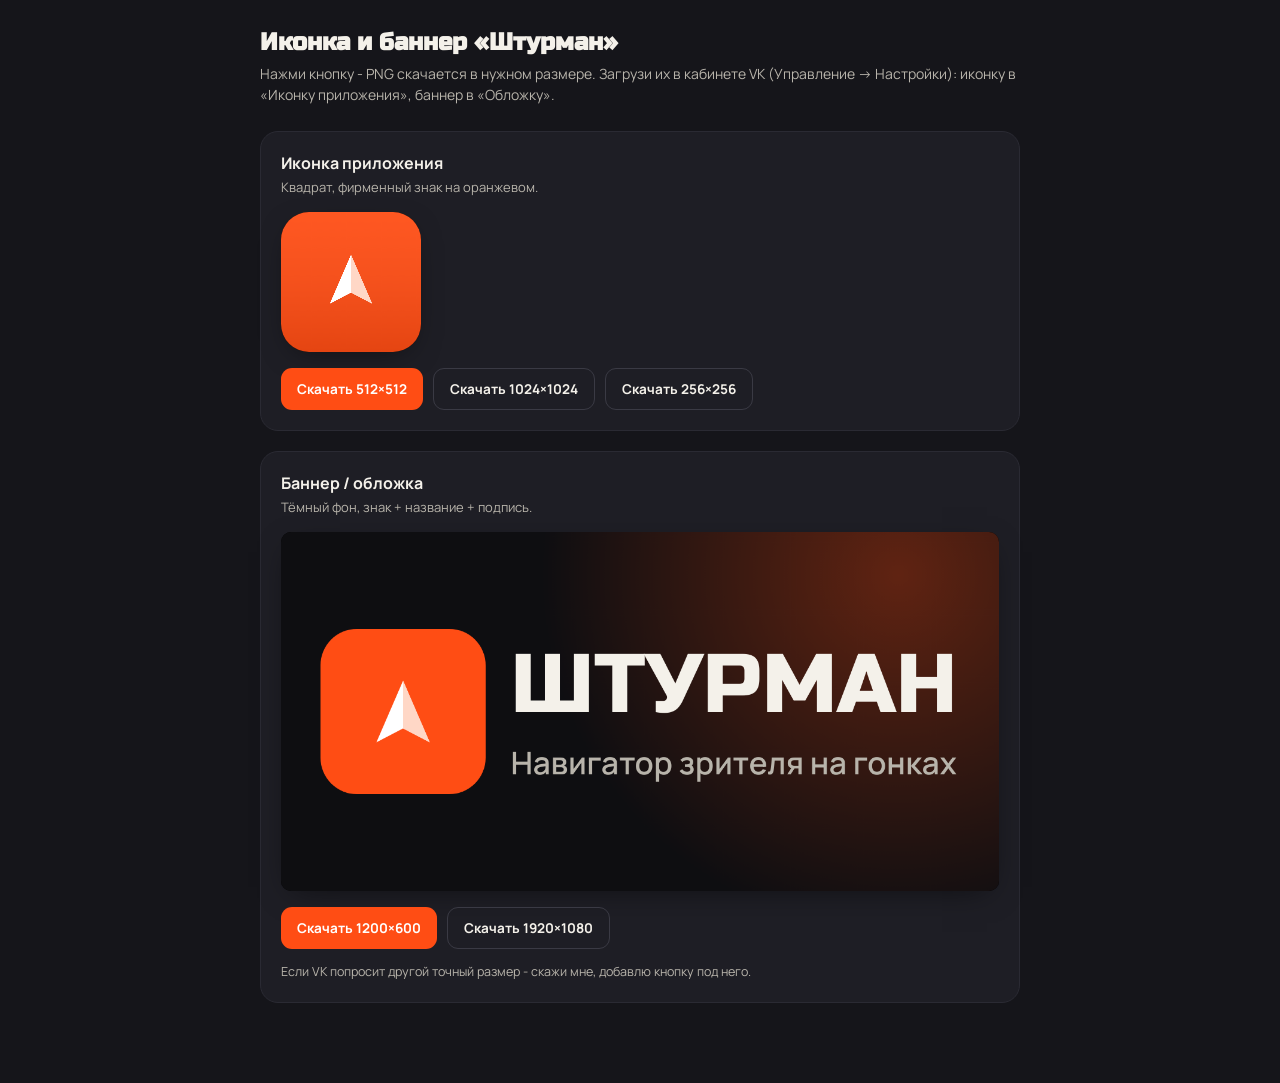
<file: miniapp/vk-assets.html>
<!DOCTYPE html>
<html lang="ru">
<head>
  <meta charset="UTF-8" />
  <meta name="viewport" content="width=device-width, initial-scale=1.0" />
  <title>Штурман - иконка и баннер для VK</title>
  <link rel="preconnect" href="https://fonts.googleapis.com" />
  <link rel="preconnect" href="https://fonts.gstatic.com" crossorigin />
  <link href="https://fonts.googleapis.com/css2?family=Russo+One&family=Manrope:wght@600;700;800&display=swap" rel="stylesheet" />
  <style>
    :root { --orange:#FF4D14; --ink:#0E0E11; --cream:#F4F1EA; --dim:#B8B4AB; }
    * { box-sizing:border-box; margin:0; padding:0; }
    body { font-family:Manrope,system-ui,sans-serif; background:#15151a; color:var(--cream); padding:28px 18px 60px; }
    .wrap { max-width:760px; margin:0 auto; }
    h1 { font-family:'Russo One',sans-serif; font-size:24px; margin-bottom:6px; }
    .sub { color:var(--dim); font-size:14px; margin-bottom:26px; line-height:1.5; }
    .card { background:#1e1e25; border:1px solid #2a2a33; border-radius:18px; padding:20px; margin-bottom:20px; }
    .card h2 { font-size:16px; margin-bottom:4px; }
    .card .hint { color:var(--dim); font-size:13px; margin-bottom:16px; }
    .preview { display:flex; align-items:center; gap:18px; flex-wrap:wrap; }
    canvas { background:#000; border-radius:10px; max-width:100%; height:auto; box-shadow:0 8px 30px -12px rgba(0,0,0,.6); }
    #cIcon { width:140px; height:140px; border-radius:28px; }
    #cBanner { width:100%; }
    .btns { display:flex; gap:10px; flex-wrap:wrap; margin-top:16px; }
    button { font-family:Manrope; font-weight:700; font-size:13.5px; color:#fff; background:var(--orange);
      border:0; border-radius:11px; padding:11px 16px; cursor:pointer; }
    button.ghost { background:transparent; border:1px solid #3a3a44; color:var(--cream); }
    .tip { color:var(--dim); font-size:12.5px; margin-top:14px; line-height:1.5; }
  </style>
</head>
<body>
  <div class="wrap">
    <h1>Иконка и баннер «Штурман»</h1>
    <p class="sub">Нажми кнопку - PNG скачается в нужном размере. Загрузи их в кабинете VK (Управление → Настройки): иконку в «Иконку приложения», баннер в «Обложку».</p>

    <div class="card">
      <h2>Иконка приложения</h2>
      <div class="hint">Квадрат, фирменный знак на оранжевом.</div>
      <div class="preview"><canvas id="cIcon" width="512" height="512"></canvas></div>
      <div class="btns">
        <button data-dl="icon" data-size="512">Скачать 512×512</button>
        <button data-dl="icon" data-size="1024" class="ghost">Скачать 1024×1024</button>
        <button data-dl="icon" data-size="256" class="ghost">Скачать 256×256</button>
      </div>
    </div>

    <div class="card">
      <h2>Баннер / обложка</h2>
      <div class="hint">Тёмный фон, знак + название + подпись.</div>
      <div class="preview"><canvas id="cBanner" width="1200" height="600"></canvas></div>
      <div class="btns">
        <button data-dl="banner" data-w="1200" data-h="600">Скачать 1200×600</button>
        <button data-dl="banner" data-w="1920" data-h="1080" class="ghost">Скачать 1920×1080</button>
      </div>
      <div class="tip">Если VK попросит другой точный размер - скажи мне, добавлю кнопку под него.</div>
    </div>
  </div>

  <script>
    // эмблема знака «Штурман» в системе координат 40×40
    var EM_W = new Path2D('M20 9l9.5 22-9.5-5-9.5 5L20 9Z');
    var EM_P = new Path2D('M20 9l9.5 22-9.5-5V9Z');

    function roundRect(ctx, x, y, w, h, r) {
      ctx.beginPath();
      ctx.moveTo(x + r, y);
      ctx.arcTo(x + w, y, x + w, y + h, r);
      ctx.arcTo(x + w, y + h, x, y + h, r);
      ctx.arcTo(x, y + h, x, y, r);
      ctx.arcTo(x, y, x + w, y, r);
      ctx.closePath();
    }
    function drawMark(ctx, x, y, s, rounded) {
      ctx.save(); ctx.translate(x, y);
      ctx.fillStyle = '#FF4D14';
      if (rounded) { roundRect(ctx, 0, 0, s, s, s * 0.22); ctx.fill(); } else { ctx.fillRect(0, 0, s, s); }
      ctx.translate(s * 0.16, s * 0.16); ctx.scale(s * 0.68 / 40, s * 0.68 / 40);
      ctx.fillStyle = '#ffffff'; ctx.fill(EM_W);
      ctx.fillStyle = '#FFD7C6'; ctx.fill(EM_P);
      ctx.restore();
    }

    function drawIcon(canvas, size) {
      var ctx = canvas.getContext('2d');
      canvas.width = size; canvas.height = size;
      // фон-оранжевый full-bleed (платформа скруглит сама)
      ctx.fillStyle = '#FF4D14'; ctx.fillRect(0, 0, size, size);
      // лёгкое затемнение к низу для объёма
      var g = ctx.createLinearGradient(0, 0, 0, size);
      g.addColorStop(0, 'rgba(255,255,255,.06)'); g.addColorStop(1, 'rgba(0,0,0,.10)');
      ctx.fillStyle = g; ctx.fillRect(0, 0, size, size);
      // эмблема по центру
      ctx.save(); ctx.translate(size * 0.18, size * 0.16); ctx.scale(size * 0.64 / 40, size * 0.64 / 40);
      ctx.fillStyle = '#ffffff'; ctx.fill(EM_W);
      ctx.fillStyle = '#FFD7C6'; ctx.fill(EM_P);
      ctx.restore();
    }

    function drawBanner(canvas, w, h) {
      var ctx = canvas.getContext('2d');
      canvas.width = w; canvas.height = h;
      ctx.fillStyle = '#0E0E11'; ctx.fillRect(0, 0, w, h);
      // оранжевое свечение справа-сверху
      var rg = ctx.createRadialGradient(w * 0.86, h * 0.12, 0, w * 0.86, h * 0.12, w * 0.5);
      rg.addColorStop(0, 'rgba(255,77,20,.34)'); rg.addColorStop(1, 'rgba(255,77,20,0)');
      ctx.fillStyle = rg; ctx.fillRect(0, 0, w, h);

      var pad = Math.round(w * 0.055);
      // знак слева
      var m = Math.round(h * 0.46), mx = pad, my = Math.round((h - m) / 2);
      drawMark(ctx, mx, my, m, true);

      // текстовый блок справа от знака, с подгонкой под доступную ширину
      var tx = mx + m + Math.round(w * 0.035);
      var availW = w - tx - pad;

      var WORD = 'ШТУРМАН', TAG = 'Навигатор зрителя на гонках';
      var ws = Math.round(h * 0.27);
      ctx.font = '400 ' + ws + 'px "Russo One", sans-serif';
      var wordW = ctx.measureText(WORD).width;
      if (wordW > availW) ws = Math.floor(ws * availW / wordW);

      var ts = Math.round(h * 0.11);
      ctx.font = '600 ' + ts + 'px Manrope, sans-serif';
      var tagW = ctx.measureText(TAG).width;
      if (tagW > availW) ts = Math.floor(ts * availW / tagW);

      // вертикальное центрирование блока (слово + подпись)
      var gap = Math.round(ts * 0.7);
      var top = Math.round((h - (ws + gap + ts)) / 2);

      ctx.textBaseline = 'alphabetic';
      ctx.fillStyle = '#F4F1EA';
      ctx.font = '400 ' + ws + 'px "Russo One", sans-serif';
      ctx.fillText(WORD, tx, top + Math.round(ws * 0.82));

      ctx.fillStyle = '#B8B4AB';
      ctx.font = '600 ' + ts + 'px Manrope, sans-serif';
      ctx.fillText(TAG, tx, top + ws + gap + Math.round(ts * 0.82));
    }

    var iconCanvas = document.getElementById('cIcon');
    var bannerCanvas = document.getElementById('cBanner');
    function renderAll() {
      drawIcon(iconCanvas, 512);
      drawBanner(bannerCanvas, 1200, 600);
    }
    // ждём шрифты, чтобы текст на баннере был фирменным
    if (document.fonts && document.fonts.ready) { document.fonts.ready.then(renderAll); }
    renderAll();
    setTimeout(renderAll, 600);

    function download(canvas, name) {
      canvas.toBlob(function (b) {
        var a = document.createElement('a');
        a.href = URL.createObjectURL(b); a.download = name; a.click();
        setTimeout(function () { URL.revokeObjectURL(a.href); }, 1000);
      }, 'image/png');
    }
    document.addEventListener('click', function (e) {
      var btn = e.target.closest('[data-dl]'); if (!btn) return;
      var off = document.createElement('canvas');
      if (btn.getAttribute('data-dl') === 'icon') {
        var s = +btn.getAttribute('data-size'); drawIcon(off, s); download(off, 'shturman-icon-' + s + '.png');
      } else {
        var w = +btn.getAttribute('data-w'), hh = +btn.getAttribute('data-h');
        drawBanner(off, w, hh); download(off, 'shturman-banner-' + w + 'x' + hh + '.png');
      }
    });
  </script>
</body>
</html>
</file>
